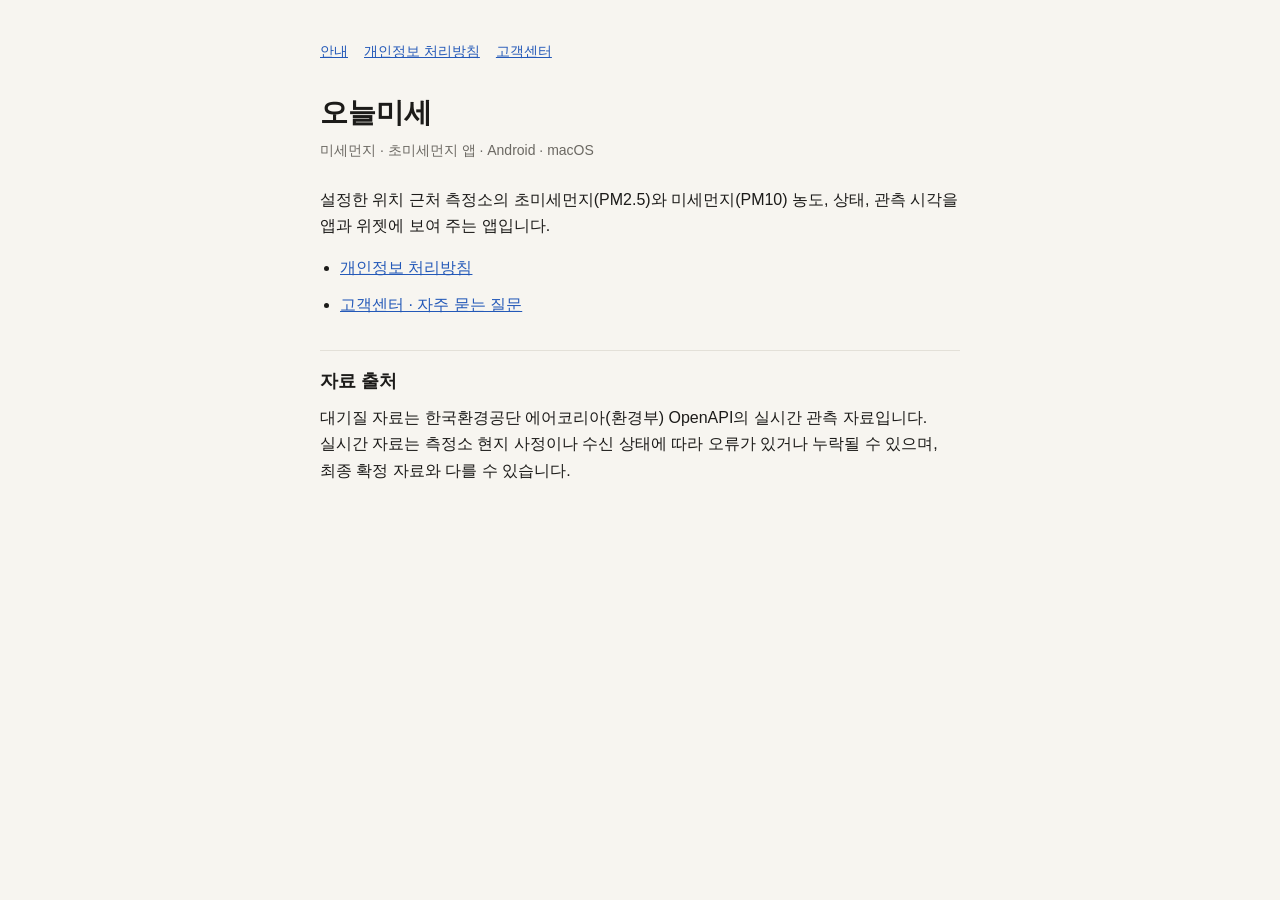
<file: index.html>
<!doctype html><html lang="ko"><head><meta charset="utf-8"><meta name="viewport" content="width=device-width,initial-scale=1"><title>오늘미세 안내</title><link rel="stylesheet" href="style.css"></head><body><main>
<nav><a href="./">안내</a><a href="privacy.html">개인정보 처리방침</a><a href="support.html">고객센터</a></nav>
<h1>오늘미세</h1>
<p class="meta">미세먼지 · 초미세먼지 앱 · Android · macOS</p>
<p>설정한 위치 근처 측정소의 초미세먼지(PM2.5)와 미세먼지(PM10) 농도, 상태, 관측 시각을 앱과 위젯에 보여 주는 앱입니다.</p>
<ul><li><a href="privacy.html">개인정보 처리방침</a></li><li><a href="support.html">고객센터 · 자주 묻는 질문</a></li></ul>
<h2>자료 출처</h2>
<p>대기질 자료는 한국환경공단 에어코리아(환경부) OpenAPI의 실시간 관측 자료입니다. 실시간 자료는 측정소 현지 사정이나 수신 상태에 따라 오류가 있거나 누락될 수 있으며, 최종 확정 자료와 다를 수 있습니다.</p>
</main></body></html>
</file>
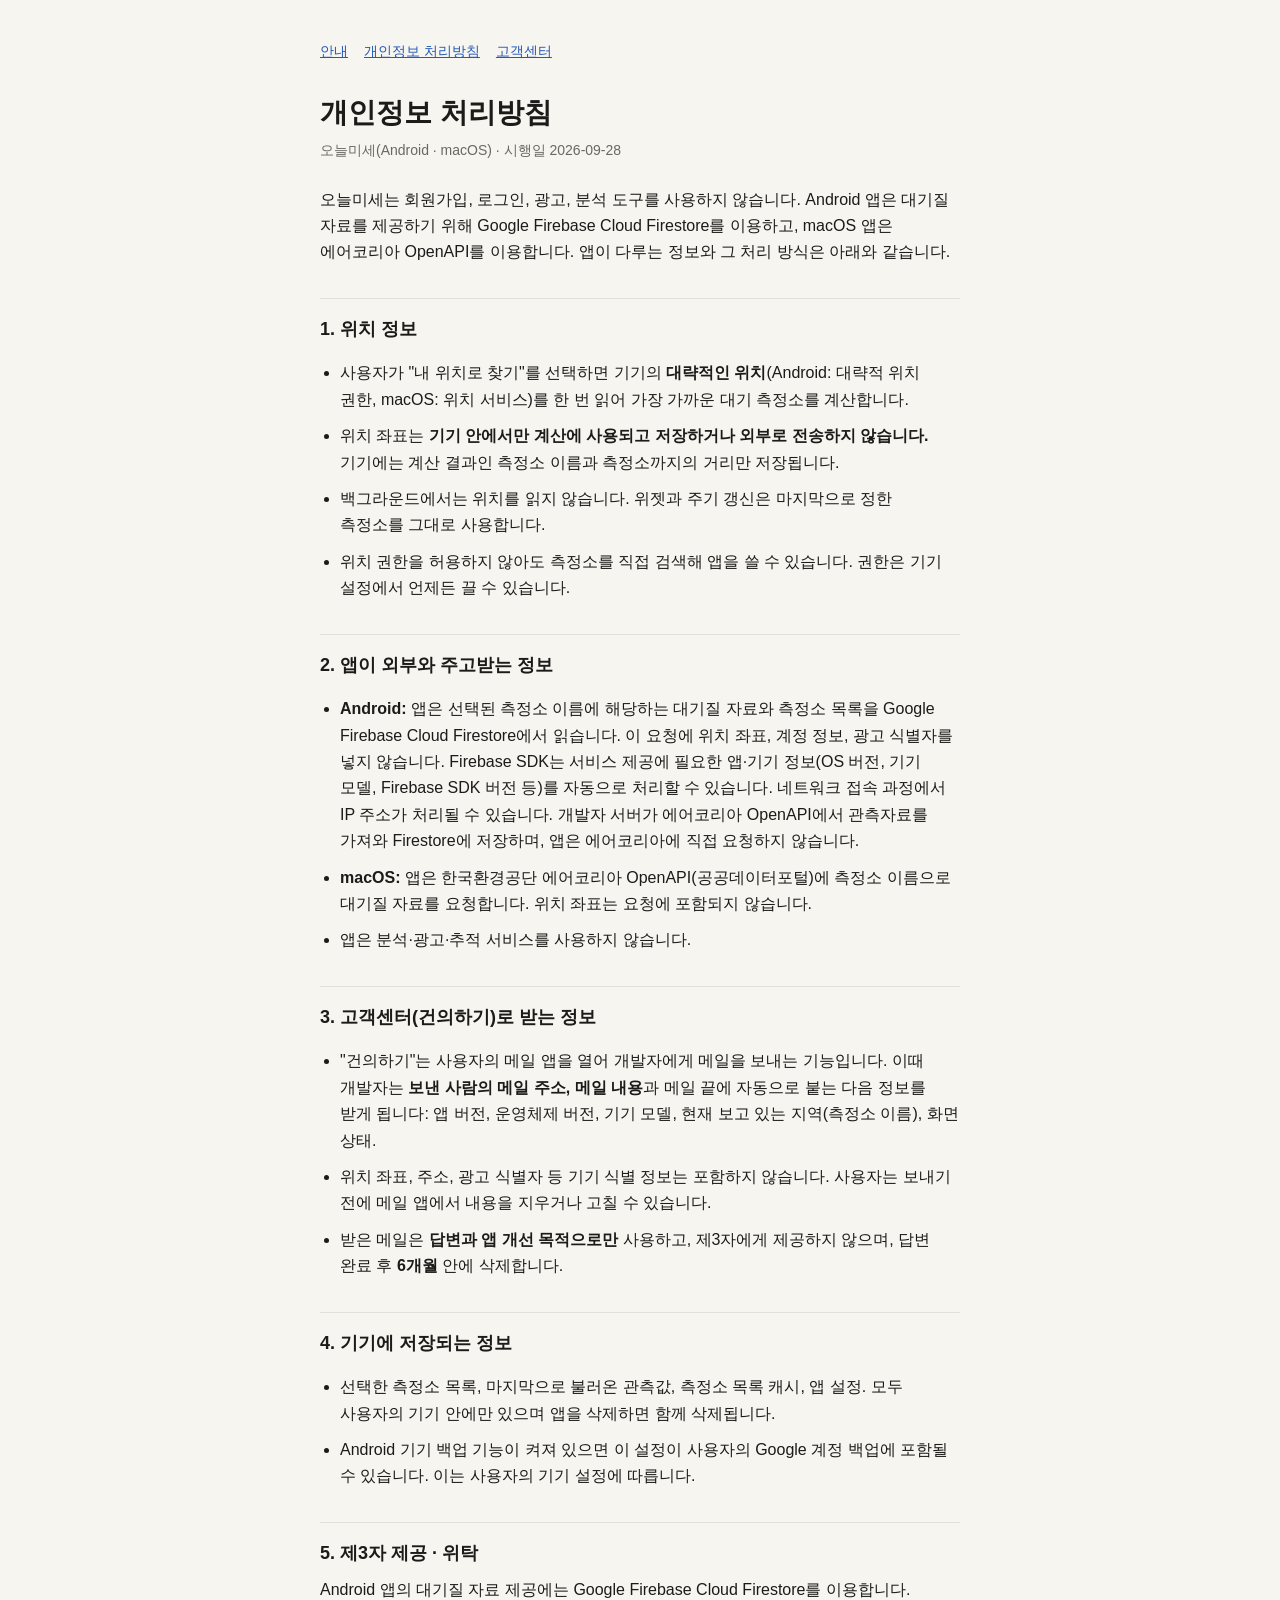
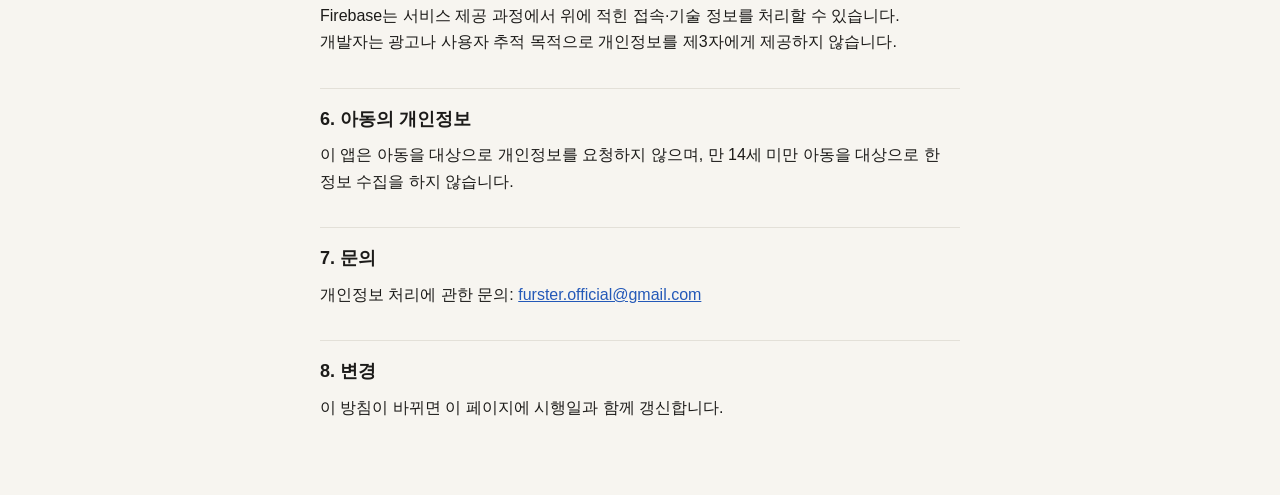
<file: privacy.html>
<!doctype html><html lang="ko"><head><meta charset="utf-8"><meta name="viewport" content="width=device-width,initial-scale=1"><title>개인정보 처리방침</title><link rel="stylesheet" href="style.css"></head><body><main>
<nav><a href="./">안내</a><a href="privacy.html">개인정보 처리방침</a><a href="support.html">고객센터</a></nav>
<h1>개인정보 처리방침</h1>
<p class="meta">오늘미세(Android · macOS) · 시행일 2026-09-28</p>
<p>오늘미세는 회원가입, 로그인, 광고, 분석 도구를 사용하지 않습니다. Android 앱은 대기질 자료를 제공하기 위해 Google Firebase Cloud Firestore를 이용하고, macOS 앱은 에어코리아 OpenAPI를 이용합니다. 앱이 다루는 정보와 그 처리 방식은 아래와 같습니다.</p>

<h2>1. 위치 정보</h2>
<ul>
<li>사용자가 "내 위치로 찾기"를 선택하면 기기의 <strong>대략적인 위치</strong>(Android: 대략적 위치 권한, macOS: 위치 서비스)를 한 번 읽어 가장 가까운 대기 측정소를 계산합니다.</li>
<li>위치 좌표는 <strong>기기 안에서만 계산에 사용되고 저장하거나 외부로 전송하지 않습니다.</strong> 기기에는 계산 결과인 측정소 이름과 측정소까지의 거리만 저장됩니다.</li>
<li>백그라운드에서는 위치를 읽지 않습니다. 위젯과 주기 갱신은 마지막으로 정한 측정소를 그대로 사용합니다.</li>
<li>위치 권한을 허용하지 않아도 측정소를 직접 검색해 앱을 쓸 수 있습니다. 권한은 기기 설정에서 언제든 끌 수 있습니다.</li>
</ul>

<h2>2. 앱이 외부와 주고받는 정보</h2>
<ul>
<li><strong>Android:</strong> 앱은 선택된 측정소 이름에 해당하는 대기질 자료와 측정소 목록을 Google Firebase Cloud Firestore에서 읽습니다. 이 요청에 위치 좌표, 계정 정보, 광고 식별자를 넣지 않습니다. Firebase SDK는 서비스 제공에 필요한 앱·기기 정보(OS 버전, 기기 모델, Firebase SDK 버전 등)를 자동으로 처리할 수 있습니다. 네트워크 접속 과정에서 IP 주소가 처리될 수 있습니다. 개발자 서버가 에어코리아 OpenAPI에서 관측자료를 가져와 Firestore에 저장하며, 앱은 에어코리아에 직접 요청하지 않습니다.</li>
<li><strong>macOS:</strong> 앱은 한국환경공단 에어코리아 OpenAPI(공공데이터포털)에 측정소 이름으로 대기질 자료를 요청합니다. 위치 좌표는 요청에 포함되지 않습니다.</li>
<li>앱은 분석·광고·추적 서비스를 사용하지 않습니다.</li>
</ul>

<h2>3. 고객센터(건의하기)로 받는 정보</h2>
<ul>
<li>"건의하기"는 사용자의 메일 앱을 열어 개발자에게 메일을 보내는 기능입니다. 이때 개발자는 <strong>보낸 사람의 메일 주소, 메일 내용</strong>과 메일 끝에 자동으로 붙는 다음 정보를 받게 됩니다: 앱 버전, 운영체제 버전, 기기 모델, 현재 보고 있는 지역(측정소 이름), 화면 상태.</li>
<li>위치 좌표, 주소, 광고 식별자 등 기기 식별 정보는 포함하지 않습니다. 사용자는 보내기 전에 메일 앱에서 내용을 지우거나 고칠 수 있습니다.</li>
<li>받은 메일은 <strong>답변과 앱 개선 목적으로만</strong> 사용하고, 제3자에게 제공하지 않으며, 답변 완료 후 <strong>6개월</strong> 안에 삭제합니다.</li>
</ul>

<h2>4. 기기에 저장되는 정보</h2>
<ul>
<li>선택한 측정소 목록, 마지막으로 불러온 관측값, 측정소 목록 캐시, 앱 설정. 모두 사용자의 기기 안에만 있으며 앱을 삭제하면 함께 삭제됩니다.</li>
<li>Android 기기 백업 기능이 켜져 있으면 이 설정이 사용자의 Google 계정 백업에 포함될 수 있습니다. 이는 사용자의 기기 설정에 따릅니다.</li>
</ul>

<h2>5. 제3자 제공 · 위탁</h2>
<p>Android 앱의 대기질 자료 제공에는 Google Firebase Cloud Firestore를 이용합니다. Firebase는 서비스 제공 과정에서 위에 적힌 접속·기술 정보를 처리할 수 있습니다. 개발자는 광고나 사용자 추적 목적으로 개인정보를 제3자에게 제공하지 않습니다.</p>

<h2>6. 아동의 개인정보</h2>
<p>이 앱은 아동을 대상으로 개인정보를 요청하지 않으며, 만 14세 미만 아동을 대상으로 한 정보 수집을 하지 않습니다.</p>

<h2>7. 문의</h2>
<p>개인정보 처리에 관한 문의: <a href="mailto:furster.official@gmail.com">furster.official@gmail.com</a></p>

<h2>8. 변경</h2>
<p>이 방침이 바뀌면 이 페이지에 시행일과 함께 갱신합니다.</p>
</main></body></html>
</file>
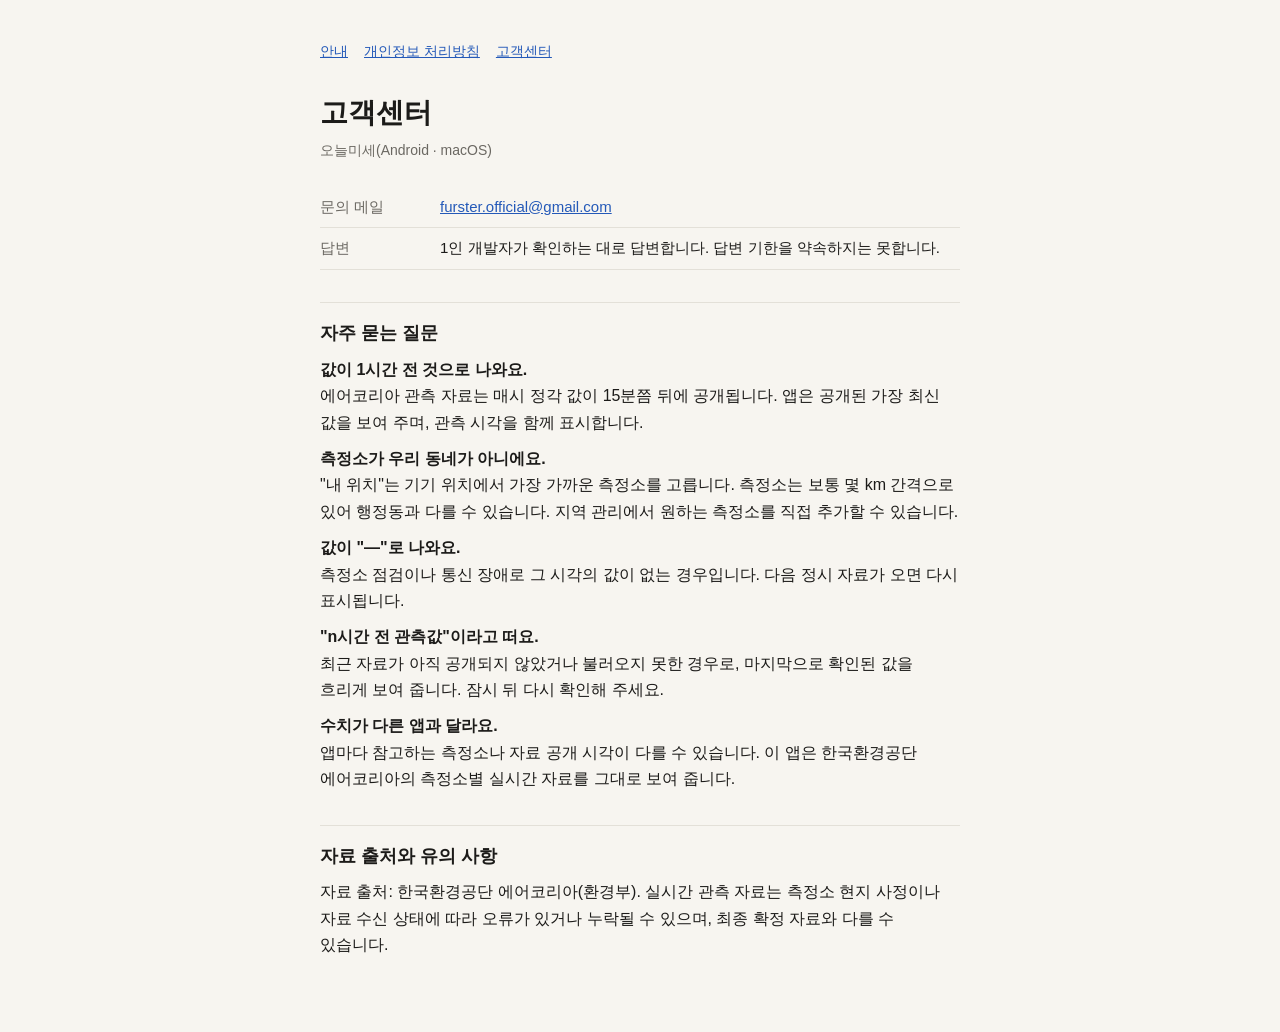
<file: support.html>
<!doctype html><html lang="ko"><head><meta charset="utf-8"><meta name="viewport" content="width=device-width,initial-scale=1"><title>고객센터</title><link rel="stylesheet" href="style.css"></head><body><main>
<nav><a href="./">안내</a><a href="privacy.html">개인정보 처리방침</a><a href="support.html">고객센터</a></nav>
<h1>고객센터</h1>
<p class="meta">오늘미세(Android · macOS)</p>
<table>
<tr><th>문의 메일</th><td><a href="mailto:furster.official@gmail.com">furster.official@gmail.com</a></td></tr>
<tr><th>답변</th><td>1인 개발자가 확인하는 대로 답변합니다. 답변 기한을 약속하지는 못합니다.</td></tr>
</table>

<h2>자주 묻는 질문</h2>
<p><strong>값이 1시간 전 것으로 나와요.</strong><br>에어코리아 관측 자료는 매시 정각 값이 15분쯤 뒤에 공개됩니다. 앱은 공개된 가장 최신 값을 보여 주며, 관측 시각을 함께 표시합니다.</p>
<p><strong>측정소가 우리 동네가 아니에요.</strong><br>"내 위치"는 기기 위치에서 가장 가까운 측정소를 고릅니다. 측정소는 보통 몇 km 간격으로 있어 행정동과 다를 수 있습니다. 지역 관리에서 원하는 측정소를 직접 추가할 수 있습니다.</p>
<p><strong>값이 "—"로 나와요.</strong><br>측정소 점검이나 통신 장애로 그 시각의 값이 없는 경우입니다. 다음 정시 자료가 오면 다시 표시됩니다.</p>
<p><strong>"n시간 전 관측값"이라고 떠요.</strong><br>최근 자료가 아직 공개되지 않았거나 불러오지 못한 경우로, 마지막으로 확인된 값을 흐리게 보여 줍니다. 잠시 뒤 다시 확인해 주세요.</p>
<p><strong>수치가 다른 앱과 달라요.</strong><br>앱마다 참고하는 측정소나 자료 공개 시각이 다를 수 있습니다. 이 앱은 한국환경공단 에어코리아의 측정소별 실시간 자료를 그대로 보여 줍니다.</p>

<h2>자료 출처와 유의 사항</h2>
<p>자료 출처: 한국환경공단 에어코리아(환경부). 실시간 관측 자료는 측정소 현지 사정이나 자료 수신 상태에 따라 오류가 있거나 누락될 수 있으며, 최종 확정 자료와 다를 수 있습니다.</p>
</main></body></html>
</file>
<file: style.css>
:root{--paper:#F7F5F0;--ink:#1C1B19;--muted:#6B6862;--hair:#E3E0D8;--accent:#2459B8}
@media (prefers-color-scheme:dark){:root{--paper:#141412;--ink:#ECEAE4;--muted:#9B978F;--hair:#2A2926;--accent:#5B8DE5}}
*{box-sizing:border-box}html,body{overflow-x:clip}
body{margin:0;background:var(--paper);color:var(--ink);font-family:Pretendard,-apple-system,"Apple SD Gothic Neo","Noto Sans KR",sans-serif;font-size:16px;line-height:1.65;word-break:keep-all;overflow-wrap:anywhere}
main{max-width:680px;margin:0 auto;padding:40px 20px 64px}
h1{font-size:28px;font-weight:700;margin:0 0 8px;line-height:1.3}
h2{font-size:18px;font-weight:600;margin:32px 0 8px;padding-top:16px;border-top:1px solid var(--hair)}
p,li{margin:0 0 10px}ul{padding-left:20px}
.meta{color:var(--muted);font-size:14px;margin-bottom:24px}
nav{display:flex;gap:16px;margin-bottom:32px;font-size:14px}
a{color:var(--accent)}
.note{color:var(--muted);font-size:14px}
table{border-collapse:collapse;width:100%;font-size:15px}td,th{text-align:left;padding:8px 0;border-bottom:1px solid var(--hair);vertical-align:top}th{color:var(--muted);font-weight:500;width:120px}
</file>
